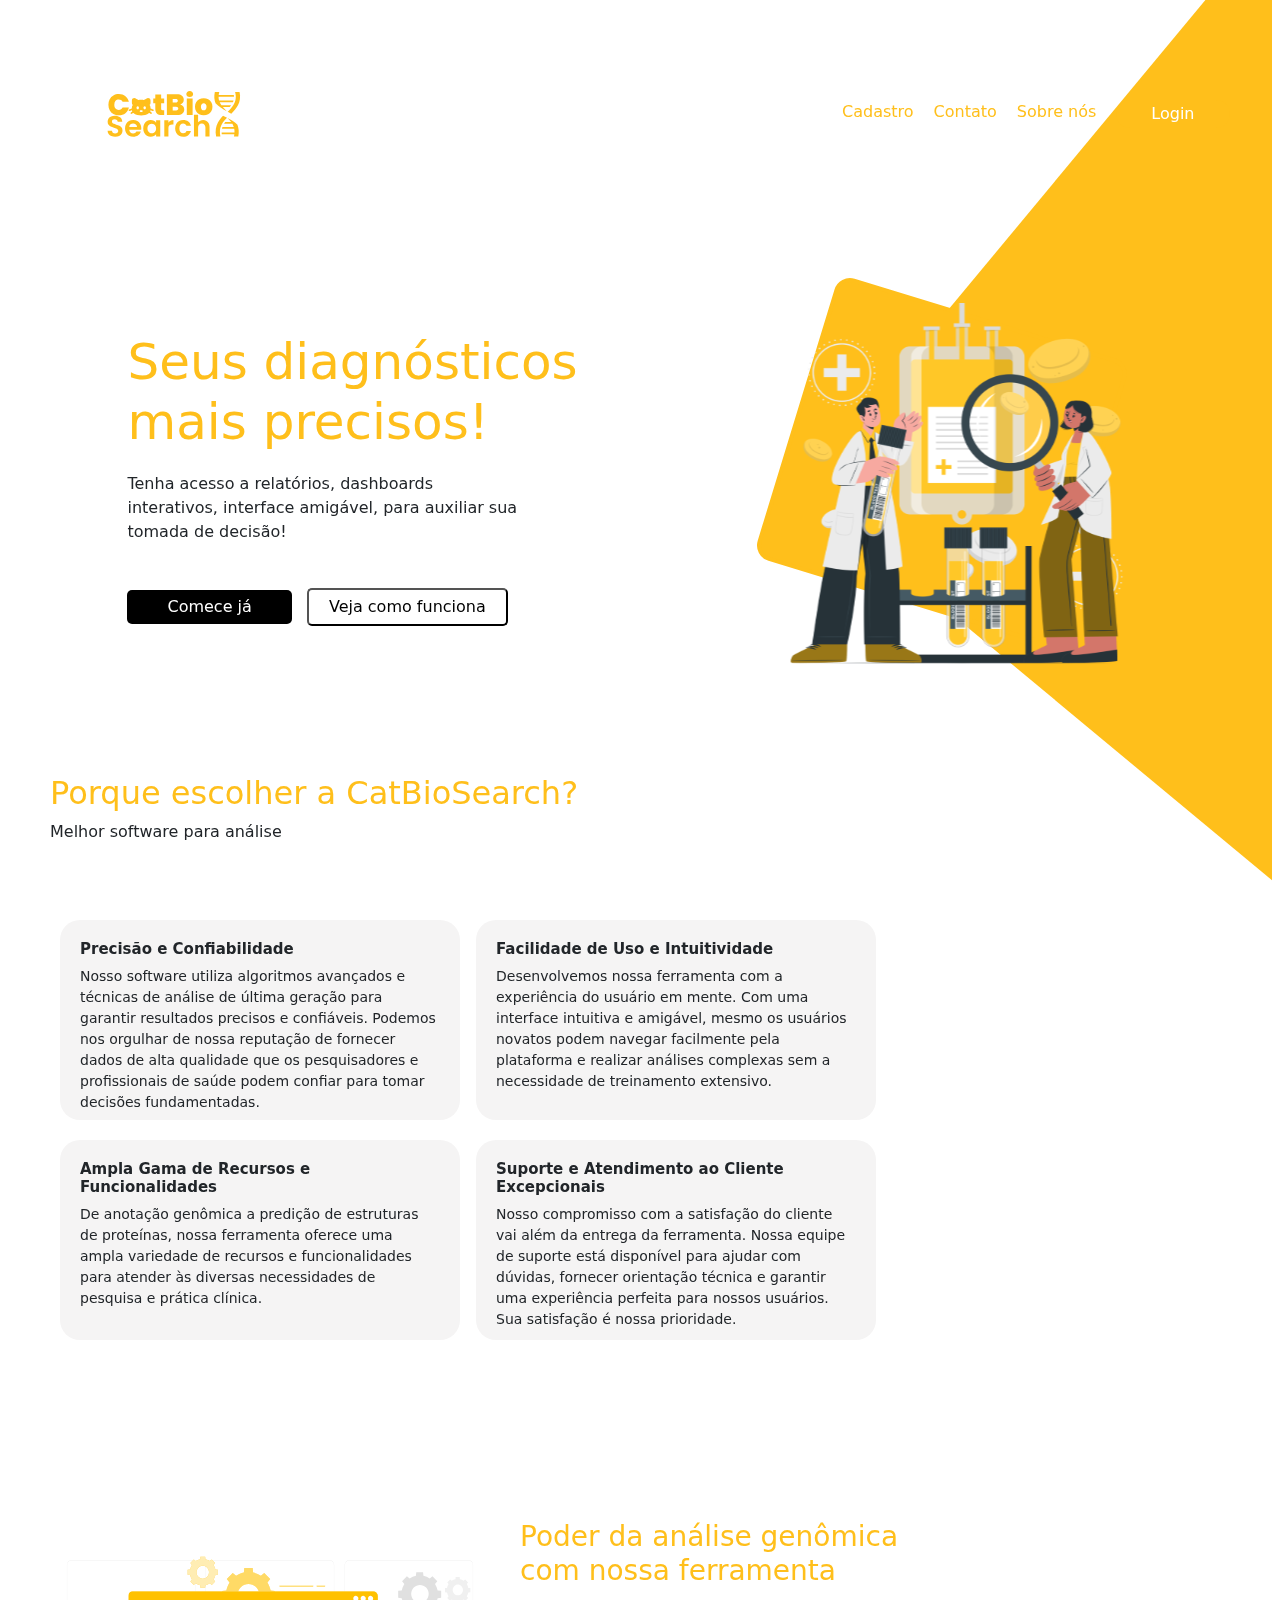
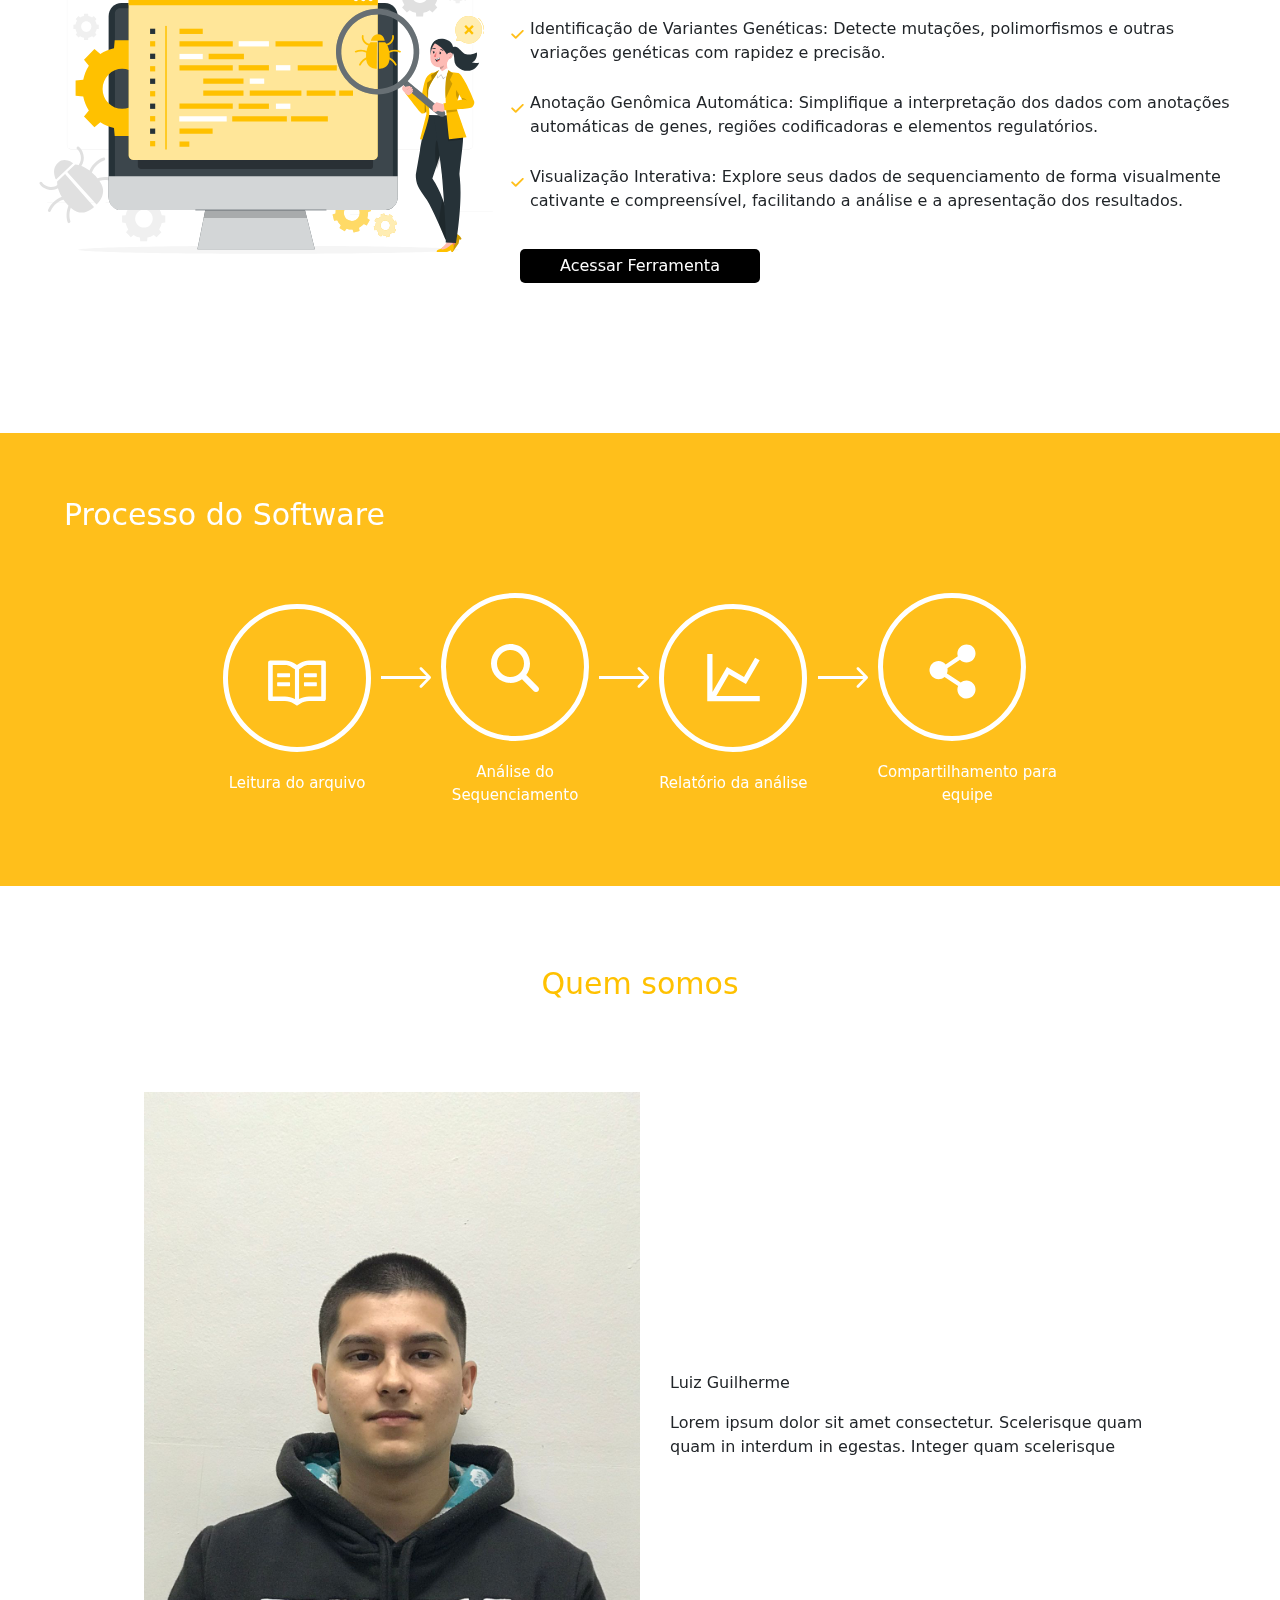
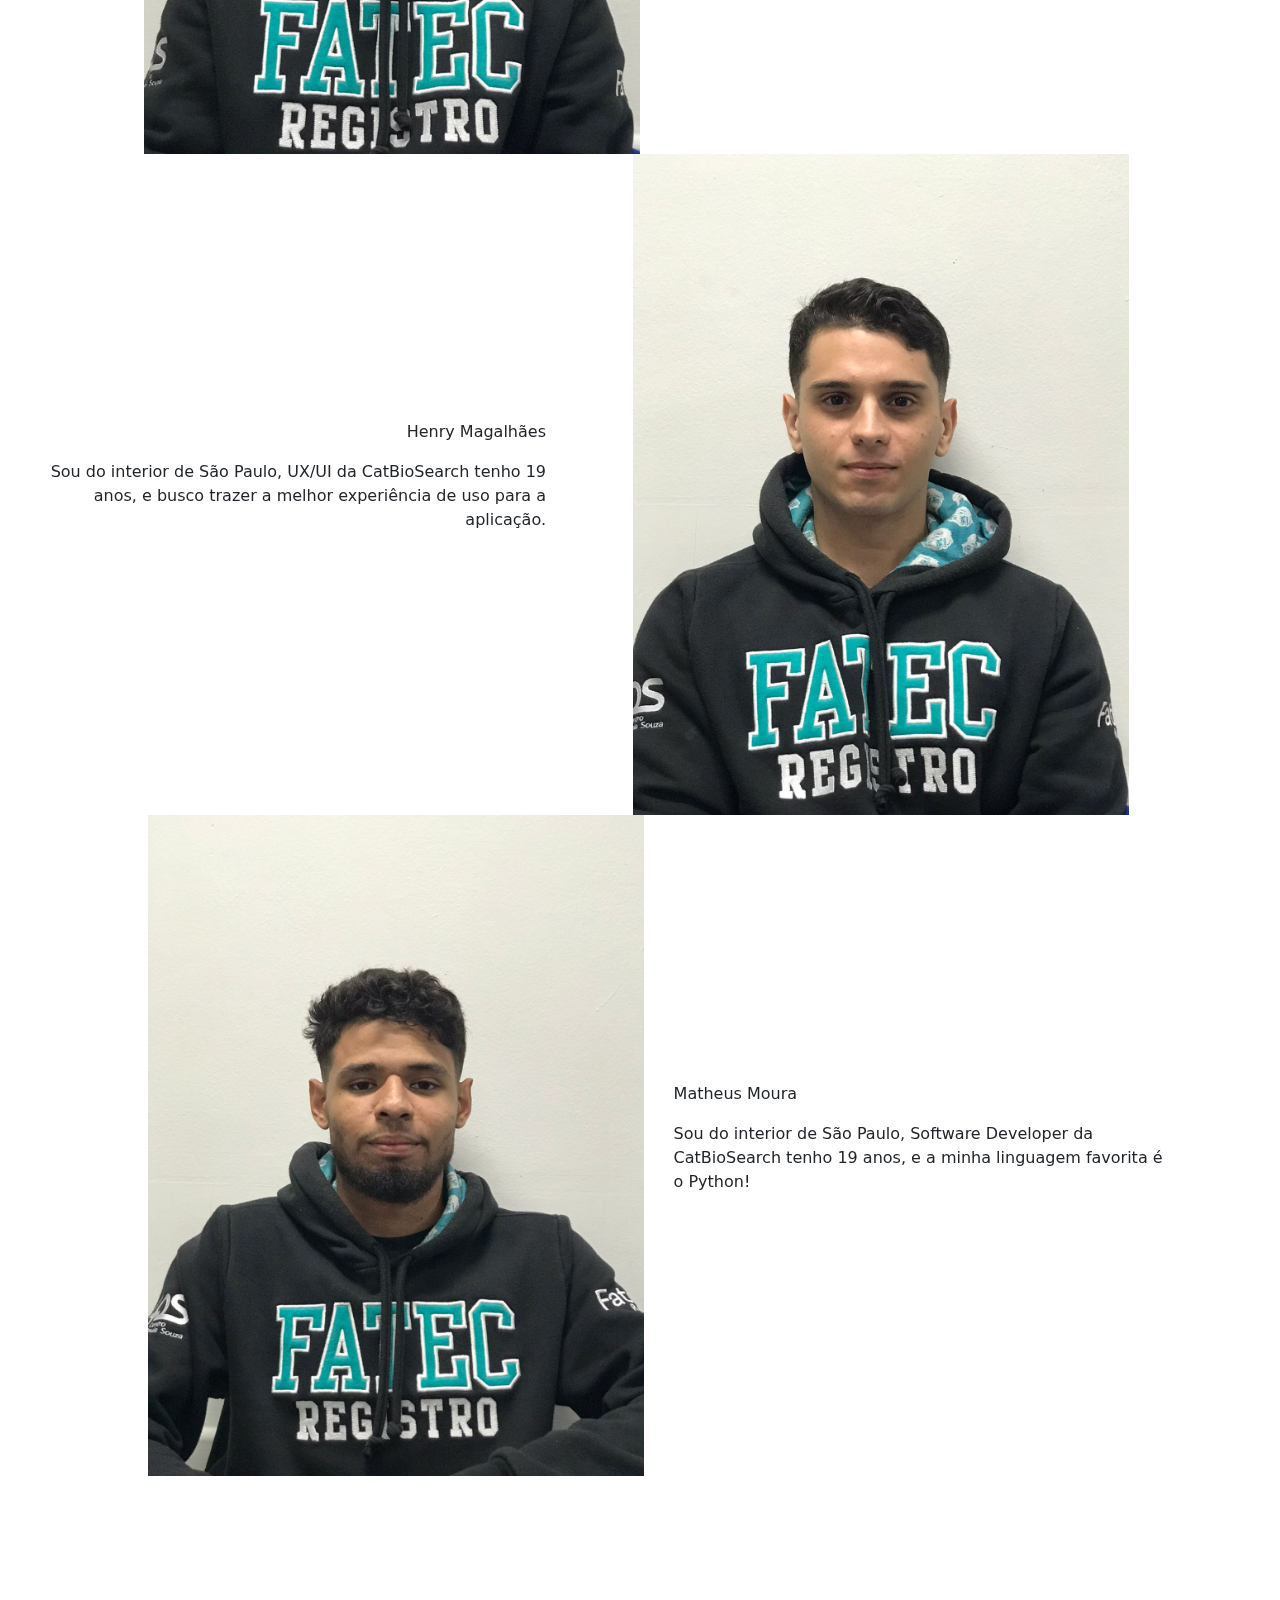
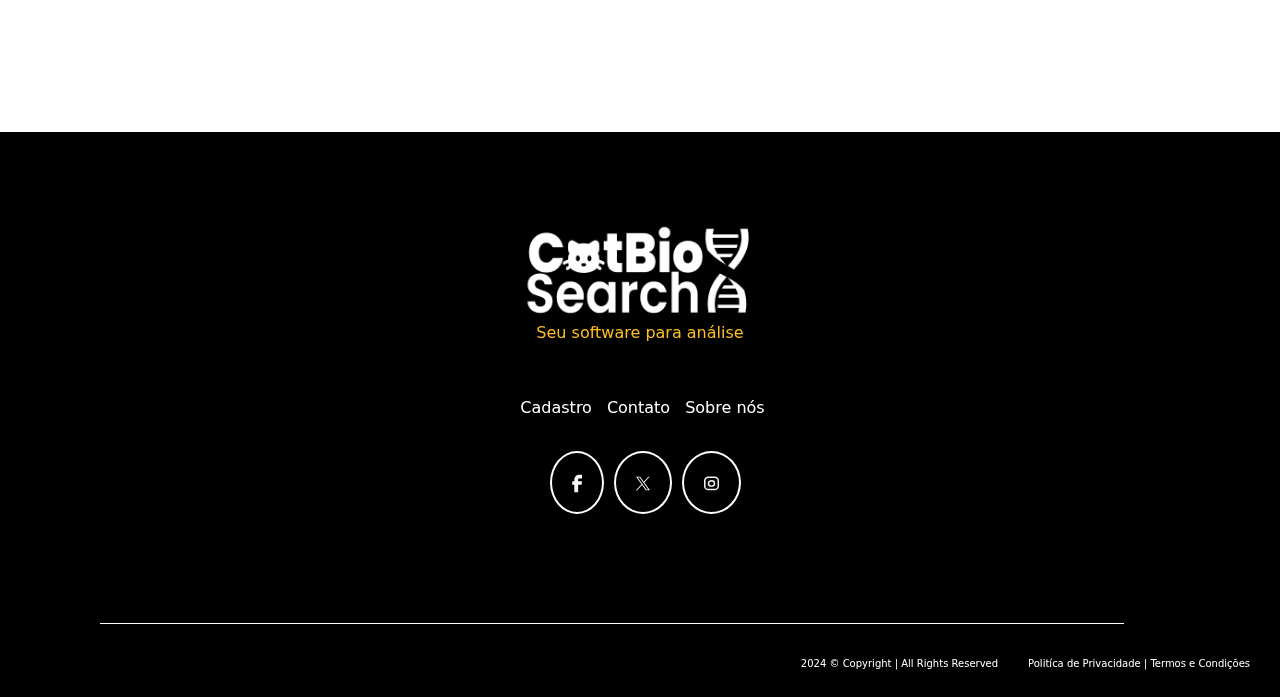
<file: landing/index.html>
<!DOCTYPE html>
<html lang="en">
<head>
    <meta charset="UTF-8">
    <meta name="viewport" content="width=device-width, initial-scale=1.0">
    <title>CatBioSearch</title>
    <link rel="stylesheet" href="./static/style.css">
    <title>Bootstrap demo</title>
    <link href="https://cdn.jsdelivr.net/npm/bootstrap@5.3.3/dist/css/bootstrap.min.css" rel="stylesheet" integrity="sha384-QWTKZyjpPEjISv5WaRU9OFeRpok6YctnYmDr5pNlyT2bRjXh0JMhjY6hW+ALEwIH" crossorigin="anonymous">
    <link rel="stylesheet" href="./static/main.css">
    <link rel="preconnect" href="https://fonts.googleapis.com">
    <link rel="preconnect" href="https://fonts.gstatic.com" crossorigin>
    <link href="https://fonts.googleapis.com/css2?family=Poppins:ital,wght@0,100;0,200;0,300;0,400;0,500;0,600;0,700;0,800;0,900;1,100;1,200;1,300;1,400;1,500;1,600;1,700;1,800;1,900&display=swap" rel="stylesheet">
    <link rel="stylesheet" href="./static/tool.css">
    <link rel="stylesheet" href="./static/cta.css">
    <link rel="stylesheet" href="./static/process.css">
    <link rel="stylesheet" href="./static/quemsomos.css">
    <link rel="stylesheet" href="./static/footer.css">
</head>
<body>

    <!----Menu de Navegação----->

    <header class="cabecalho">

            <div class="logo">
                <a href=""><img src="./images/logo_branca(1) 2.svg" alt=""></a>
            </div>

            <div class="nav">
                <nav>
                    <ul>
                        <li><a href="">Cadastro</a></li>
                        <li><a href="">Contato</a></li>
                        <li><a href="">Sobre nós</a></li>
                        <button><a href="">Login</a></button>
                    </ul>
                </nav>
            </div>
    </header>
    
    <!----Sesão Principal---->
    <section class="main">
        <div class="text-copy">
            <h2>Seus diagnósticos<br> mais precisos!</h2>
            <p>Tenha acesso a relatórios, dashboards<br> interativos, interface amigável, para auxiliar sua<br> tomada de decisão!</p>
            
            <div class="cta-button">
                <button class="btn-preto-sb"><a href="">Comece já</a></button>
                
                <button class="btn-branco-cb"><a href="">Veja como funciona</a></button>
            </div>
        </div>

        <div class="imagem-static">
            <img src="./images/figura.svg" alt="">
        </div>


    </section>

    <!----Sessão da Ferramenta--->
    <section class="tool-choose">


        <div class="quadrado-dec" alt="">
            <img src="./images/decoracao.svg" alt="">
        </div>

        <div class="escritas">
            <h2>Porque escolher a CatBioSearch?</h2>
            <p>Melhor software para análise</p>
        </div>
            <div class="card-section">
                <div class="card-1">
                    <h3>Precisão e Confiabilidade</h3>
                    <p>Nosso software utiliza algoritmos avançados e técnicas de análise de última geração para garantir resultados precisos e confiáveis. Podemos nos orgulhar de nossa reputação de fornecer dados de alta qualidade que os pesquisadores e profissionais de saúde podem confiar para tomar decisões fundamentadas.</p>
                </div>
                <div class="card-2">
                    <h3>Facilidade de Uso e Intuitividade</h3>
                    <p>Desenvolvemos nossa ferramenta com a experiência do usuário em mente. Com uma interface intuitiva e amigável, mesmo os usuários novatos podem navegar facilmente pela plataforma e realizar análises complexas sem a necessidade de treinamento extensivo.</p>
                </div>

            <div class="card-section-2">
                <div class="card-3">
                    <h3>Ampla Gama de Recursos e Funcionalidades</h3>
                    <p>De anotação genômica a predição de estruturas de proteínas, nossa ferramenta oferece uma ampla variedade de recursos e funcionalidades para atender às diversas necessidades de pesquisa e prática clínica.</p>
                </div>
                <div class="card-4">
                    <h3>Suporte e Atendimento ao Cliente Excepcionais</h3>
                    <p>Nosso compromisso com a satisfação do cliente vai além da entrega da ferramenta. Nossa equipe de suporte está disponível para ajudar com dúvidas, fornecer orientação técnica e garantir uma experiência perfeita para nossos usuários. Sua satisfação é nossa prioridade.</p>
                </div>
            </div>
                
        </div>
        
    </section>

    <!-----Sessão CTA------>
    <section class="cta">
        
        <div class="cta-section">
            <div class="img-cta">
                <img src="./images/software tester-rafiki 1.svg" alt="">
            </div>
    
            <div class="text-cta">
                
                <h3>Poder da análise genômica<br> com nossa ferramenta</h3>
    
                <div class="text-p">
    
                    <img src="./images/seta-ok.svg" alt="">
                    <p>Identificação de Variantes Genéticas: 
                        Detecte mutações, polimorfismos e outras variações genéticas com rapidez e precisão.</p>
                    
                </div>
                <div class="text-p">
                    
                    <img src="./images/seta-ok.svg" alt="">
                    <p>Anotação Genômica Automática: Simplifique a interpretação dos dados com anotações automáticas de genes, regiões codificadoras e elementos regulatórios.
                    </p>
                    
                </div>
                <div class="text-p">
    
                    <img src="./images/seta-ok.svg" alt="">
                    <p>Visualização Interativa: Explore seus dados de sequenciamento de forma visualmente cativante e compreensível, facilitando a análise e a apresentação dos resultados.</p>
                    
                </div>
    
                <button class="btn-preto-sb"><a href="">Acessar Ferramenta</a></button>
            </div>

        </div>
        
    </section>

    <!----Sessão de Processo do Software------>
    <section class="Process">
        <div class="content">

                <h3>Processo do Software</h3>


            <div class="icons">
                <div class="livro">
                    <img src="./images/livro.svg" alt="">
                    <p class="p-ic">Leitura do arquivo</p>
                </div>
                <img class="seta" src="./images/Arrow 2.svg" alt="">

                <div class="lupa">
                    <img src="./images/Lupa.svg" alt="">
                    <p class="p-ic">Análise do <br>Sequenciamento</p>
                    
                </div>
                <img class="seta" src="./images/Arrow 2.svg" alt="">
                <div class="grafico">
                    <img src="./images/Grafico.svg" alt="">
                    <p class="p-ic">Relatório da análise</p>    
                </div>
                <img class="seta" src="./images/Arrow 2.svg" alt="">
                <div class="share">
                    <img src="./images/share.svg" alt="">
                    <p class="p-ic">Compartilhamento para <br> equipe</p>
                </div>

            </div>
        </div>


    </section>


    <!---Sessão Quem somos nós---->
    <section class="quemsomos"> 
        <h3>Quem somos</h3>

        <div class="luiz">
            
            <img src="./images/image00002.jpeg" alt="">

            <div class="text-resume">
                <p class="title-p">Luiz Guilherme</p>
                <p>Lorem ipsum dolor sit amet consectetur. Scelerisque quam quam in interdum in egestas. Integer quam scelerisque </p>
            </div>
        </div>

        <div class="henry">

            <div class="text-resume">
                <p class="title-p">Henry Magalhães</p>

                <p>Sou do interior de São Paulo, UX/UI da CatBioSearch tenho 19 anos, e busco trazer a melhor experiência de uso para a aplicação.</p>
            </div>
            

            <img src="./images/image00001.jpeg" alt="">

            
        </div>

        <div class="matheus">
            <img src="./images/image00003.jpeg" alt="">
            <div class="text-resume">
                <p class="title-p">Matheus Moura</p>

                <p>
                    Sou do interior de São Paulo, Software Developer da CatBioSearch tenho 19 anos, e a minha linguagem favorita é o Python!
                </p>
            </div>
        </div>

    </section>

    <section class="footer">
        <div class="items">
            <!---logo--->
            <img class="logo" src="./images/logo_branca(1) 1.png" alt="">
            
            <!---Menu--->
          

                <p>Seu software para análise</p>
                <nav class="ft">
                    <ul>
                        <li><a href="">Cadastro</a></li>
                        <li><a href="">Contato</a></li>
                        <li><a href="">Sobre nós</a></li>
                    </ul>
                </nav>
           
            
        </div>

        <!---Redes sociais--->
        <div class="social-media">
            <div class="fb">
                <a class="face" href=""><img src="./images/Vector.svg" alt=""></a>
            </div>
            <div class="fb">
                <a class="ttw" href=""><img src="./images/Vector (1).svg" alt=""></a>
            </div>
            <div class="fb">
                <a class="inst" href=""><img src="./images/Group.svg" alt=""></a>
            </div>
        </div>

        <div class="line">
        </div>
        <div class="information">
            <p>2024 © Copyright | All Rights Reserved </p>

            <p> Politíca de Privacidade | Termos e Condições</p>
        </div>


    </section>

</body>
</html>
</file>
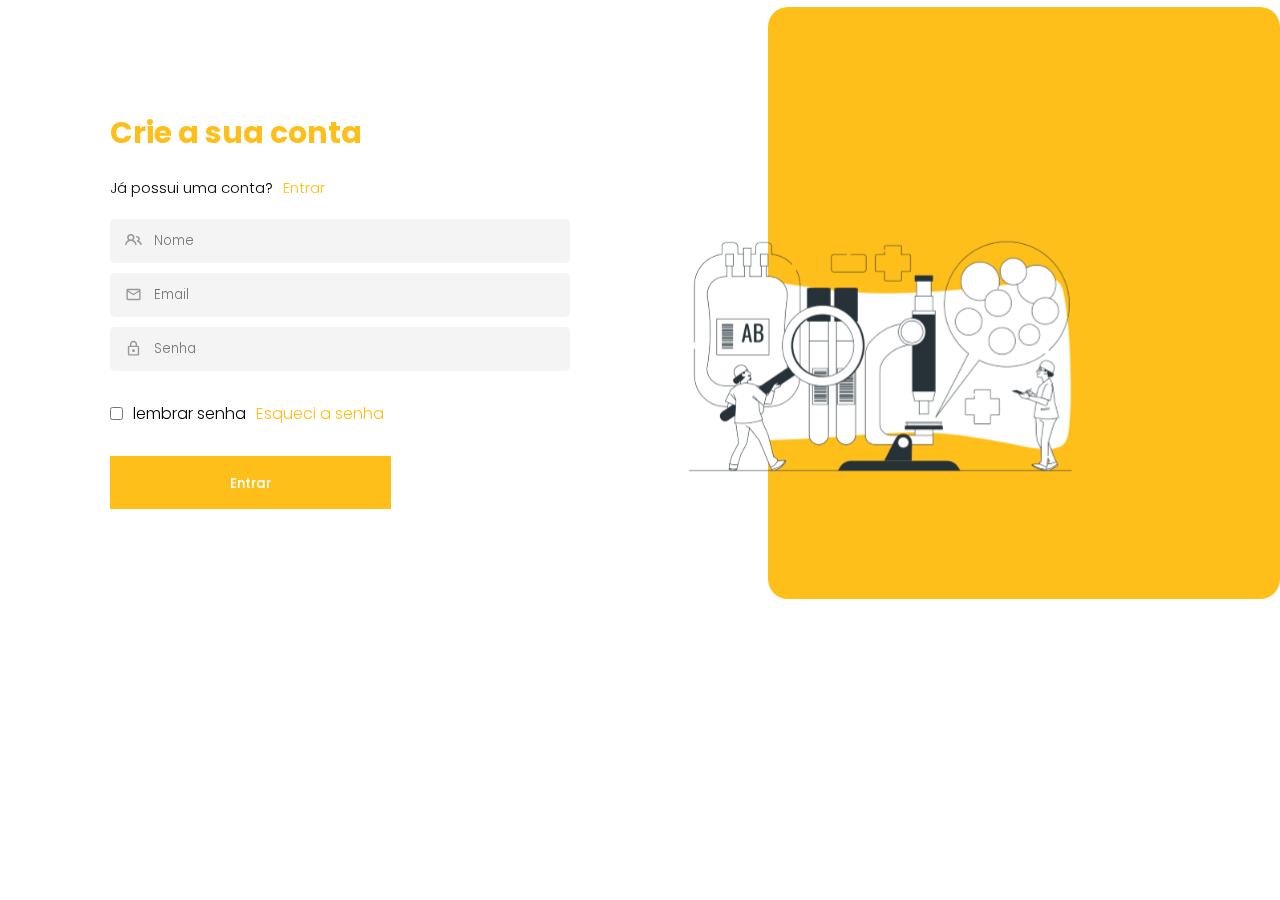
<file: cadastro/cadastro.html>
<!DOCTYPE html>
<html lang="en">
<head>
    <meta charset="UTF-8">
    <meta name="viewport" content="width=device-width, initial-scale=1.0">
    <title>cadastro</title>
    <link rel="preconnect" href="https://fonts.googleapis.com">
    <link rel="preconnect" href="https://fonts.gstatic.com" crossorigin>
    <link href="https://fonts.googleapis.com/css2?family=Poppins:ital,wght@0,100;0,200;0,300;0,400;0,500;0,600;0,700;0,800;0,900;1,100;1,200;1,300;1,400;1,500;1,600;1,700;1,800;1,900&display=swap" rel="stylesheet">
    <link rel="stylesheet" href="./css/login.css">
</head>
<body>
    
    <section class="cadastro">

        <div class="area1">
            <h2>Crie a sua conta</h2>
            
            <div class="text-p">
                <p>Já possui uma conta?</p> 
                <p class="link"><a href="">Entrar</a></p>
            </div>
            
            <div class="label">
                <label for="" >
                    <div class="nome1">
                        <input class="nome" placeholder="Nome">
                    </div>
                       
                    <div class="email1">
                        <input class="email" type="email" placeholder="Email">
                    </div>
                        
                    <div class="senha1">
                        <input class="senha" type="password" placeholder="Senha">
                    </div>
                        
                    
                </label>
            </div>

            <div class="senha__">
                <input type="checkbox"><p class="checkbox">lembrar senha</p>
                <p class="link"><a href="">Esqueci a senha</a></p>
            </div>

            <a href="" class="btn"><button>Entrar</button></a>
        </div>

        <div class="area2">
            <img src="./img/blood research-bro 1.svg" alt="">

        </div>
        <div class="bg-dec"></div>
    </section>
</body>
</html>
</file>
<file: landing/static/style.css>
*{
    box-sizing: border-box;
    padding: 0;
    margin: 0;
}

body{
    width: 100%;
    height: 100%;
    font-family: "Poppins", sans-serif;
}
.cabecalho{
    height: 100%;
    width: 100%;
    display: flex;
    justify-content: space-between;
    align-items: center;
}

.logo img{
    height: fit-content;
    width: 150px;
    margin-left: -10%;
}

.nav{
    padding-top: 100px;
    width: 500px;
    align-items: center;
}

.nav ul{
    display: flex;
    margin-left: 10px;

}

.nav ul li{
    list-style-type: none   ;
    display: flex;
    margin-left: 10px;
}

.nav ul li a{
    text-decoration: none;
    margin-left: 10px;
    margin-left: 10px;
    color: #FFBF1B;
}

.nav ul button{
    background-color: #FFBF1B;
    padding: 2px 35px;
    margin-left: 20px;
    border: none;
    border-radius: 15px;
}

.nav ul button:hover{
    background-color: black;
    animation-duration: 3s;
}


.nav ul button a{
    text-decoration: none;
    color: #fff;
}
</file>
<file: landing/static/main.css>
.main{
    padding:40px;
    margin-top: 90px;
    align-items: center;
    width: 100%;
    height: 100%;
    display: flex;
    justify-content: space-around;
}

.text-copy h2{
    color: #FFBF1B;
    font-size: 50px;
}

.text-copy p{
    margin-top: 20px;
}

.cta-button{
    padding-top: 20px;
}

.imagem-static img{
    max-width: 400px;
    height: auto;
}
.btn-preto-sb{
    margin-right: 10px ;
    background-color: black;
    border: none;
    border-radius: 5px;
    padding: 5px 40px;
}
.btn-preto-sb a{
    color: #fff;
    text-decoration: none;
}


.btn-preto-sb:hover{
    background-color: #FFBF1B;
    border: black;

}
.btn-preto-sb a:hover{
    color: black;
    transition-duration: 0.3s;
}


.btn-branco-cb{
    background-color: #fff;
    border-radius: 5px;
    padding: 5px 20px;
}

.btn-branco-cb:hover{
    background-color: black;
}

.btn-branco-cb a{
    color: black;
    text-decoration: none;
}

.btn-branco-cb a:hover{
    color: #fff;
    transition-duration: 0.3s;
}
</file>
<file: landing/static/tool.css>
.tool-choose{
    margin-top: 50px;
}

.escritas{
    padding-left: 50px;
}
.escritas h2{
    color: #FFBF1B;
}
.card-section{
    padding: 60px;
    display: grid;
    grid-template-columns: 200px 400px;
    margin-bottom: 30px;
}

.card-section-2{
    display: grid;
    grid-template-columns: 200px 400px;
}

.card-1{
    width: 25rem;
    height: 12.5rem;
    background-color: #F5F4F4;
    padding: 20px;
    border-radius: 20px;
}

.card-1 h3{
    font-size: 15px;
    font-weight: 700;
}
.card-1 p{
    font-size: 14px;
    font-weight: 300;
}


.card-2{
    width: 25rem;
    height: 12.5rem;
    background-color: #F5F4F4;
    padding: 20px;
    border-radius: 20px;
    margin-left: 13.5rem;
}
.card-2 h3{
    font-size: 15px;
    font-weight: 700;
}
.card-2 p{
    font-size: 14px;
    font-weight: 300;
}
.card-3{
    margin-top: 20px;
    width: 25rem;
    height: 12.5rem;
    background-color: #F5F4F4;
    padding: 20px;
    border-radius: 20px;
}
.card-3 h3{
    font-size: 15px;
    font-weight: 700;
}
.card-3 p{
    font-size: 14px;
    font-weight: 300;
}

.card-4{
    margin-top: 20px;
    width: 25rem;
    margin-left: 13.5rem;
    height: 12.5rem;
    background-color: #F5F4F4;
    padding: 20px;
    border-radius: 20px;
}
.card-4 h3{
    font-size: 15px;
    font-weight: 700;
}
.card-4 p{
    font-size: 14px;
    font-weight: 300;
}

.tool-choose .quadrado-dec{
    width: 100%;
    height: auto;
    position:fixed;
    right: -800px;
    top: -5rem;
    z-index: -1;
}
</file>
<file: landing/static/cta.css>
.cta-section{
    width: 100%;
    height: 100%;
    display: flex;
    align-items: center;
    padding: 20px;
    margin-top: 100px;
    overflow: hidden;
    padding-bottom: 150px;
}

.text-cta h3{
    color: #FFBF1B;
    margin-bottom: 30px;
}

.text-p{
    display: inline-flex;
    padding: 0 10px;
    position: relative;
    margin-bottom: 10px;
}


.text-p img{
    position: absolute;
    top:10px;
    left: -10px;
}

.img-cta img{
    width: 500px;
    height: auto;

}

.btn-preto-sb{
    margin-top: 10px;
}
</file>
<file: landing/static/process.css>
.Process{
    padding: 4rem;
    background-color: #FFBF1B;
}

.content h3{
    color: #fff;
    margin-bottom: 60px;
    font-size: 30px;
    font-weight: 500;
}

.icons{
    align-items: center;
    display: flex;
    justify-content: center;
}

.p-ic{
    color: #fff;
    font-size: 15px;
    font-weight: 500;
    text-align: center;
    margin-top: 20px;
}
.seta{
    width: 50px;
    height: auto;
    align-items: center;
    margin-bottom: 60px;
    margin-left: 10px;
    margin-right: 10px;
}
</file>
<file: landing/static/quemsomos.css>
.quemsomos{
    width: 100%;
    height: 100%;
    margin-top: 5rem;
}

.quemsomos h3{
    text-align: center;
    margin-bottom: 90px;
    font-size: 30px;
    color: #FFC100;
}

.luiz{
    display: flex;
    padding: 0px 20px;
    align-items: center;
}

.luiz img{
    width: 40%;
    height: auto;
    margin-left: 10%;
}

.text-resume{
    margin-left: 30px;
}

.title-p{
    font-weight: 500;
}

.text-resume{
    width: 40%;
}

.henry .text-resume{
    text-align: end;
}

.henry{
    display: flex;
    padding: 0px 20px;
    align-items: center;
}

.henry img{
    width: 40%;
    height: auto;
    margin-left: 7%;
}

.matheus{
    display: flex;
    padding: 0px 20px;
    justify-content: center;
    align-items: center;
}

.matheus img{
    width: 40%;
    height: auto;
    margin-left: 3%;
}
</file>
<file: landing/static/footer.css>
.footer{
    background-color: black;
    width: 100%;
    height: 100%;
    margin-top: 20%;
}

.items{
    display: grid;
    justify-content: center;
    align-items: center;
}

.logo{
    margin-left: 10%;
    width: 250px;
    margin-top: 5rem;
}
.items p{
    color: #FFBF1B;
    display: flex;
    justify-content: center;
}

.ft ul{
    margin-top: 20px;
    margin-right: 10px;
    padding: 15px;
    display: flex;
}
.ft ul li{
    list-style-type: none;
    margin-left: 15px;
}

.ft ul li a{
    color: #fff;
    text-decoration: none;
}
.ft ul li a:hover{
    color: #FFBF1B;
    text-decoration: none;
}

.social-media{
    width: 100%;
    height: 100%;
    display: inline-flex;
    justify-content: center;
    margin-top: 20px;
}    

.social-media a{
    color: #fff;
    text-decoration: none;
    margin-left: 10px;
    background-color: black;
    padding: 20px;
    border-radius: 50%;
    border: 2px solid #fff;
}

.social-media .face img{
    width: 10px;
    height: auto;
    justify-content: center;
}
.social-media .ttw img{
    width: 14px;
    height: auto;
    justify-content: center;
}
.social-media .inst img{
    width: 15px;
    height: auto;
    justify-content: center;
}

.social-media .face:hover{
    background-color: #325FFF;
}
.social-media .ttw:hover{
    background-color: #5800B0;
}
.social-media .inst:hover{
    background-color: #DA0E3F;
}

.line{
    margin-top: 10%;
    width: 80%;
    height: 1px;
    margin-left: 100px;
    background-color: #FFFFFF;
}

.information{
    margin-top: 20px;
    padding: 10px;
    display: flex;
    justify-content: end;
}
.information p{
    margin-right: 20px;
    margin-top: 2px;
    margin-left: 10px;
    color: #fff;
    font-size: 10px;
}
</file>
<file: cadastro/css/login.css>
@import url('https://fonts.googleapis.com/css2?family=Poppins:ital,wght@0,100;0,200;0,300;0,400;0,500;0,600;0,700;0,800;0,900;1,100;1,200;1,300;1,400;1,500;1,600;1,700;1,800;1,900&display=swap');



* {
    margin: 0;
    padding: 0;
    box-sizing: border-box;
    font-family: "Poppins", sans-serif;
    font-weight: 300;
    font-style: normal;
}

.cadastro{
    display: flex;
    width: 100%;
    height: 100%;
    justify-content: end;
    align-items: center;
}

.area1{
    width: 70%;
    height: 100%;
    padding: 90px;
    margin: 20px;               
}

.area1 h2{
    color: #FFBF1B;
    margin-bottom: 20px;
    font-size: 30px;
    font-weight: 700;
}
.area1 a{
    text-decoration: none;
}
.link a{
    color: #FFBF1B;
}

.text-p{
    display: flex;
    margin-bottom: 20px;
    font-size: 15px;
}

.text-p .link a{
    margin-left: 10px;
}
.nome{
    padding: 12px 10rem;
    margin-bottom: 10px;
    background-image: url(../img/octicon_people-16.svg);
    background-size: 1.3em;
    background-repeat: no-repeat;
    background-position: 15px 13px;
    padding-left: 3.3em;
    background-color: #F4F4F4;
    border: none;
    border-radius: 5px;
    color:  #999999;
}

.email{
    padding: 12px 10rem;
    background:url(../img/mdi_email-outline.svg);
    background-repeat: no-repeat;
    background-size: 1.3em;
    background-position: 15px 13px;
    padding-left: 3.3em;
    margin-bottom: 10px;
    background-color: #F4F4F4;
    border: none;
    border-radius: 5px;
    color:  #999999;
}

.senha{
    padding: 12px 10rem;
    background:url(../img/mdi_password-outline.svg);
    margin-bottom: 10px;
    background-color: #F4F4F4;
    border: none;
    background-position: 15px 13px;
    background-size: 1.3em;
    padding-left: 3.3em;
    border-radius: 5px;
    color:  #999999;
    background-repeat: no-repeat;
}

.area2{
    display: flex;
    justify-content: end;
}

.area2 img{
    position: relative;
    margin-right: 50%;
    width: 400px;
    margin-top: 120px;

}
.bg-dec{
    position: fixed;
    z-index: -1;
    width: 40%;
    height: 37rem;
    border-radius: 20px;
    background-color: #FFBF1B;
}

.senha__{
    margin-top: 20px;
    display: flex;
}

.senha__ .link a{
    margin-left: 10px;
}

.senha__ .checkbox{
    padding-left: 10px;
}

.area1 .btn button{
    margin-top: 3rem;
    border: none;
    background-color: #FFBF1B;
    color: #fff;
    font-weight: 500;
}

.btn{
    text-decoration: none;
    padding: 15px 120px;
    border: none;
    background-color: #FFBF1B;
    color: #fff;
}
</file>
